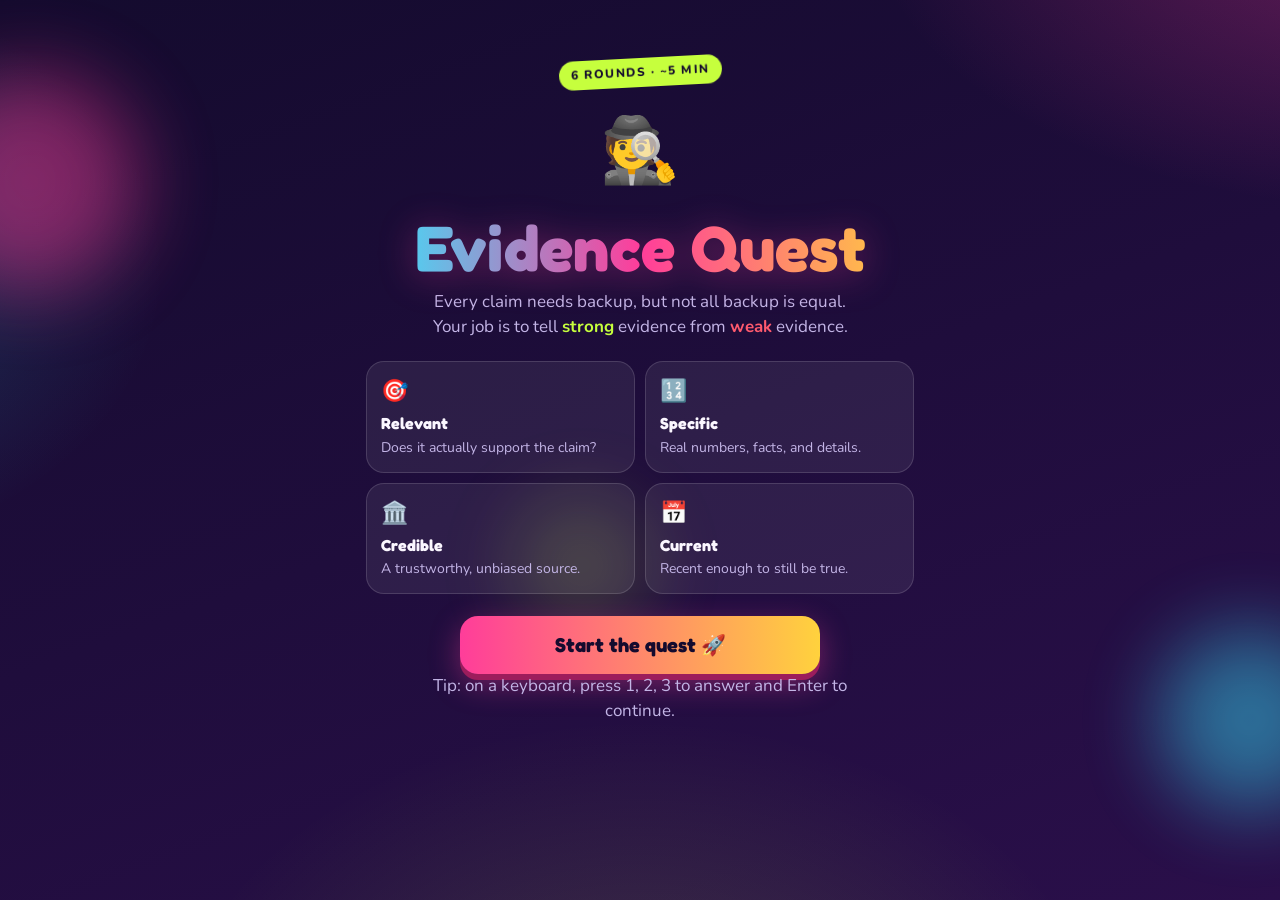
<file: evidence-quest.html>
<!DOCTYPE html>
<html lang="en">
<head>
<meta charset="UTF-8" />
<meta name="viewport" content="width=device-width, initial-scale=1, viewport-fit=cover" />
<meta name="theme-color" content="#140b2e" />
<title>Evidence Quest</title>
<link rel="preconnect" href="https://fonts.googleapis.com" />
<link rel="preconnect" href="https://fonts.gstatic.com" crossorigin />
<link href="https://fonts.googleapis.com/css2?family=Fredoka:wght@500;600;700&family=Nunito:wght@500;700;800&display=swap" rel="stylesheet" />
<style>
  :root {
    --bg1: #140b2e;
    --bg2: #2a0f4a;
    --card: rgba(255, 255, 255, 0.07);
    --card-solid: #221544;
    --line: rgba(255, 255, 255, 0.14);
    --text: #fbf7ff;
    --muted: #c3b5e6;
    --pink: #ff3d9a;
    --lime: #c6ff3d;
    --cyan: #34e7ff;
    --gold: #ffd23d;
    --good: #37f5a0;
    --bad: #ff5a6e;
    --radius: 22px;
    --shadow: 0 10px 30px rgba(0, 0, 0, 0.35);
    --font-display: "Fredoka", ui-rounded, "SF Pro Rounded", system-ui, sans-serif;
    --font-body: "Nunito", system-ui, -apple-system, "Segoe UI", sans-serif;
  }

  * { box-sizing: border-box; -webkit-tap-highlight-color: transparent; }

  html, body { margin: 0; min-height: 100%; }

  body {
    background: var(--bg1);
    background-image:
      radial-gradient(900px 500px at 110% -10%, rgba(255, 61, 154, 0.35), transparent 60%),
      radial-gradient(700px 500px at -20% 30%, rgba(52, 231, 255, 0.22), transparent 60%),
      radial-gradient(800px 600px at 50% 120%, rgba(198, 255, 61, 0.16), transparent 60%),
      linear-gradient(160deg, var(--bg1), var(--bg2));
    background-attachment: fixed;
    color: var(--text);
    font-family: var(--font-body);
    line-height: 1.45;
    overflow-x: hidden;
  }

  /* floating blobs */
  .blob {
    position: fixed; z-index: 0; border-radius: 50%;
    filter: blur(40px); opacity: .45; pointer-events: none;
    animation: float 14s ease-in-out infinite;
  }
  .blob.b1 { width: 220px; height: 220px; background: var(--pink); top: 8%; left: -80px; }
  .blob.b2 { width: 180px; height: 180px; background: var(--cyan); bottom: 10%; right: -60px; animation-delay: -5s; }
  .blob.b3 { width: 140px; height: 140px; background: var(--lime); top: 55%; left: 40%; opacity: .18; animation-delay: -9s; }
  @keyframes float {
    0%, 100% { transform: translate(0, 0) scale(1); }
    50% { transform: translate(30px, -40px) scale(1.12); }
  }

  .app {
    position: relative; z-index: 1;
    max-width: 580px; margin: 0 auto;
    padding: calc(14px + env(safe-area-inset-top)) 16px calc(120px + env(safe-area-inset-bottom));
    min-height: 100vh; min-height: 100dvh;
  }

  h1, h2, h3, .display { font-family: var(--font-display); letter-spacing: .2px; margin: 0; }

  /* ---------- HUD ---------- */
  .hud {
    position: sticky; top: 0; z-index: 5;
    margin: 0 -16px; padding: 10px 16px 12px;
    background: linear-gradient(to bottom, rgba(20, 11, 46, .92) 70%, rgba(20, 11, 46, 0));
    backdrop-filter: blur(8px);
    -webkit-backdrop-filter: blur(8px);
  }
  .hud-row { display: flex; align-items: center; gap: 10px; }
  .chip {
    display: inline-flex; align-items: center; gap: 6px;
    padding: 7px 12px; border-radius: 999px;
    background: var(--card); border: 1px solid var(--line);
    font-weight: 800; font-size: 14px; white-space: nowrap;
  }
  .chip .num { font-family: var(--font-display); font-size: 16px; }
  .chip.streak.hot { border-color: var(--gold); box-shadow: 0 0 18px rgba(255, 210, 61, .45); }
  .chip.bump { animation: bump .45s cubic-bezier(.3, 1.8, .5, 1); }
  @keyframes bump { 40% { transform: scale(1.25); } }
  .spacer { flex: 1; }

  .progress {
    margin-top: 10px; height: 12px; border-radius: 99px;
    background: rgba(255, 255, 255, .08); overflow: hidden;
    border: 1px solid var(--line);
  }
  .progress > span {
    display: block; height: 100%; width: 0%;
    background: linear-gradient(90deg, var(--cyan), var(--pink), var(--lime));
    background-size: 200% 100%;
    animation: shimmer 3s linear infinite;
    border-radius: 99px;
    transition: width .6s cubic-bezier(.2, .9, .3, 1.2);
  }
  @keyframes shimmer { to { background-position: -200% 0; } }

  .dots { display: flex; gap: 6px; margin-top: 10px; justify-content: center; }
  .dot {
    width: 28px; height: 8px; border-radius: 99px;
    background: rgba(255, 255, 255, .14); transition: all .3s;
  }
  .dot.current { background: var(--cyan); box-shadow: 0 0 12px var(--cyan); width: 40px; }
  .dot.right { background: var(--good); }
  .dot.wrong { background: var(--bad); }

  /* ---------- Screens ---------- */
  .screen { display: none; }
  .screen.active { display: block; animation: pop-in .5s cubic-bezier(.2, .9, .3, 1.2); }
  @keyframes pop-in { from { opacity: 0; transform: translateY(18px) scale(.98); } }

  .card {
    background: var(--card); border: 1px solid var(--line);
    border-radius: var(--radius); padding: 20px; box-shadow: var(--shadow);
  }

  /* intro */
  .hero { text-align: center; padding-top: 28px; }
  .hero .badge {
    display: inline-block; font-weight: 800; font-size: 12px; letter-spacing: 1.5px;
    text-transform: uppercase; color: var(--bg1); background: var(--lime);
    padding: 6px 12px; border-radius: 99px; transform: rotate(-3deg);
  }
  .hero h1 {
    font-size: clamp(40px, 12vw, 64px); line-height: 1; margin: 18px 0 10px;
    background: linear-gradient(90deg, var(--cyan), var(--pink) 50%, var(--gold));
    -webkit-background-clip: text; background-clip: text; color: transparent;
    filter: drop-shadow(0 4px 18px rgba(255, 61, 154, .35));
  }
  .hero .emoji { font-size: 64px; display: inline-block; animation: wobble 2.4s ease-in-out infinite; }
  @keyframes wobble { 0%, 100% { transform: rotate(-8deg); } 50% { transform: rotate(8deg) scale(1.06); } }
  .hero p { color: var(--muted); font-size: 17px; margin: 0 auto 22px; max-width: 420px; }

  .toolkit { display: grid; grid-template-columns: 1fr 1fr; gap: 10px; text-align: left; margin: 22px 0; }
  .tool {
    padding: 14px; border-radius: 18px; background: var(--card); border: 1px solid var(--line);
    font-size: 14px; color: var(--muted);
  }
  .tool b { display: block; color: var(--text); font-family: var(--font-display); font-size: 16px; margin: 4px 0 2px; }
  .tool .ico { font-size: 22px; }

  /* question */
  .q-meta { display: flex; align-items: center; gap: 8px; margin: 10px 0 12px; }
  .q-type {
    font-size: 12px; font-weight: 800; letter-spacing: 1.2px; text-transform: uppercase;
    padding: 5px 10px; border-radius: 99px; color: var(--bg1); background: var(--cyan);
  }
  .q-type.verdict { background: var(--gold); }
  .q-num { color: var(--muted); font-weight: 700; font-size: 14px; }

  .claim {
    position: relative; overflow: hidden;
    background: linear-gradient(135deg, rgba(255, 61, 154, .22), rgba(52, 231, 255, .14));
    border: 1px solid rgba(255, 61, 154, .45);
  }
  .claim .label { font-size: 12px; font-weight: 800; letter-spacing: 1.4px; text-transform: uppercase; color: var(--pink); }
  .claim h2 { font-size: clamp(21px, 5.6vw, 26px); line-height: 1.2; margin-top: 6px; }
  .claim::after {
    content: "“"; position: absolute; right: 10px; top: -30px;
    font-family: Georgia, serif; font-size: 150px; color: rgba(255, 255, 255, .07);
  }

  .prompt { margin: 18px 4px 10px; font-weight: 800; font-size: 16px; }

  .evidence-quote {
    margin-top: 12px; padding: 16px 18px; border-radius: 18px;
    background: rgba(0, 0, 0, .22); border-left: 5px solid var(--gold);
    font-size: 17px; font-weight: 700;
  }

  .options { display: grid; gap: 12px; }
  .opt {
    position: relative; width: 100%; text-align: left;
    display: flex; gap: 12px; align-items: flex-start;
    padding: 16px; min-height: 64px;
    border-radius: 18px; border: 2px solid var(--line);
    background: var(--card-solid); color: var(--text);
    font: inherit; font-size: 16px; font-weight: 700; cursor: pointer;
    box-shadow: 0 5px 0 rgba(0, 0, 0, .35);
    transition: transform .15s, border-color .2s, box-shadow .15s, background .2s, opacity .3s;
  }
  .opt:hover:not(:disabled) { border-color: var(--cyan); transform: translateY(-2px); box-shadow: 0 7px 0 rgba(0, 0, 0, .35), 0 0 22px rgba(52, 231, 255, .25); }
  .opt:active:not(:disabled) { transform: translateY(3px); box-shadow: 0 2px 0 rgba(0, 0, 0, .35); }
  .opt:focus-visible { outline: 3px solid var(--lime); outline-offset: 3px; }
  .opt .key {
    flex: none; width: 32px; height: 32px; border-radius: 10px;
    display: grid; place-items: center;
    background: rgba(255, 255, 255, .1); font-family: var(--font-display); font-size: 16px;
  }
  .opt .txt { flex: 1; padding-top: 4px; }
  .opt:disabled { cursor: default; }
  .opt.dim { opacity: .45; }
  .opt.correct { border-color: var(--good); background: rgba(55, 245, 160, .14); box-shadow: 0 0 0 4px rgba(55, 245, 160, .18), 0 5px 0 rgba(0, 0, 0, .35); opacity: 1; }
  .opt.correct .key { background: var(--good); color: var(--bg1); }
  .opt.incorrect { border-color: var(--bad); background: rgba(255, 90, 110, .14); opacity: 1; }
  .opt.incorrect .key { background: var(--bad); color: var(--bg1); }
  .opt .why { display: none; font-weight: 600; font-size: 14px; color: var(--muted); margin-top: 6px; }
  .opt.reveal .why { display: block; animation: pop-in .35s ease-out; }

  .verdict-row { display: grid; grid-template-columns: 1fr 1fr; gap: 12px; }
  .verdict-row .opt { flex-direction: column; align-items: center; text-align: center; font-family: var(--font-display); font-size: 22px; padding: 18px 10px; }
  .verdict-row .opt .big { font-size: 38px; line-height: 1; }
  .verdict-row .opt .why { text-align: left; font-family: var(--font-body); }

  .shake { animation: shake .45s; }
  @keyframes shake {
    20% { transform: translateX(-9px) rotate(-1deg); }
    40% { transform: translateX(8px) rotate(1deg); }
    60% { transform: translateX(-5px); }
    80% { transform: translateX(4px); }
  }

  /* feedback */
  .feedback { margin-top: 16px; display: none; }
  .feedback.show { display: block; animation: pop-in .45s cubic-bezier(.2, .9, .3, 1.3); }
  .feedback .card { border-width: 2px; }
  .feedback.good .card { border-color: var(--good); background: linear-gradient(135deg, rgba(55, 245, 160, .16), rgba(52, 231, 255, .08)); }
  .feedback.bad .card { border-color: var(--bad); background: linear-gradient(135deg, rgba(255, 90, 110, .16), rgba(255, 61, 154, .08)); }
  .fb-head { display: flex; align-items: center; gap: 10px; }
  .fb-head .em { font-size: 34px; }
  .fb-head h3 { font-size: 22px; }
  .fb-body { margin: 10px 0 0; color: var(--text); font-size: 16px; }
  .tags { display: flex; flex-wrap: wrap; gap: 8px; margin-top: 14px; }
  .tag {
    font-size: 13px; font-weight: 800; padding: 6px 10px; border-radius: 99px;
    border: 1px solid var(--line); background: rgba(0, 0, 0, .2);
    opacity: 0; animation: tag-in .4s forwards;
  }
  .tag.yes { color: var(--good); border-color: rgba(55, 245, 160, .5); }
  .tag.no { color: var(--bad); border-color: rgba(255, 90, 110, .5); text-decoration: line-through; text-decoration-thickness: 2px; }
  @keyframes tag-in { from { opacity: 0; transform: scale(.6); } to { opacity: 1; transform: none; } }
  .points-float {
    position: fixed; z-index: 30; pointer-events: none;
    font-family: var(--font-display); font-size: 30px; color: var(--lime);
    text-shadow: 0 0 16px rgba(198, 255, 61, .8);
    animation: float-up 1.1s ease-out forwards;
  }
  @keyframes float-up { from { opacity: 1; transform: translate(-50%, 0) scale(.8); } to { opacity: 0; transform: translate(-50%, -90px) scale(1.3); } }

  /* bottom bar */
  .bottom {
    position: fixed; left: 0; right: 0; bottom: 0; z-index: 10;
    padding: 14px 16px calc(14px + env(safe-area-inset-bottom));
    background: linear-gradient(to top, rgba(20, 11, 46, .96) 60%, rgba(20, 11, 46, 0));
    display: flex; justify-content: center;
    transform: translateY(110%); visibility: hidden;
    transition: transform .35s cubic-bezier(.2, .9, .3, 1.2), visibility 0s .35s;
  }
  .bottom.show { transform: none; visibility: visible; transition: transform .35s cubic-bezier(.2, .9, .3, 1.2); }
  .btn {
    width: 100%; max-width: 548px; border: 0; cursor: pointer;
    font-family: var(--font-display); font-size: 20px; font-weight: 700;
    padding: 17px 22px; border-radius: 18px; color: var(--bg1);
    background: linear-gradient(90deg, var(--lime), var(--cyan));
    box-shadow: 0 6px 0 #1a7f8f, 0 10px 30px rgba(52, 231, 255, .35);
    transition: transform .12s, box-shadow .12s;
  }
  .btn:active { transform: translateY(4px); box-shadow: 0 2px 0 #1a7f8f; }
  .btn:focus-visible { outline: 3px solid var(--pink); outline-offset: 3px; }
  .btn.pink { background: linear-gradient(90deg, var(--pink), var(--gold)); box-shadow: 0 6px 0 #9c1d5c, 0 10px 30px rgba(255, 61, 154, .4); }
  .btn.pink:active { box-shadow: 0 2px 0 #9c1d5c; }
  .btn.ghost {
    background: transparent; color: var(--text); border: 2px solid var(--line); box-shadow: none; font-size: 17px;
  }
  .hero .btn { max-width: 360px; }
  .hint { color: var(--muted); font-size: 13px; margin-top: 12px; text-align: center; }

  /* results */
  .results { text-align: center; padding-top: 10px; }
  .ring-wrap { position: relative; width: 200px; height: 200px; margin: 10px auto 6px; }
  .ring-wrap svg { width: 100%; height: 100%; transform: rotate(-90deg); }
  .ring-bg { stroke: rgba(255, 255, 255, .1); }
  .ring-fg { stroke: url(#grad); stroke-linecap: round; transition: stroke-dashoffset 1.6s cubic-bezier(.2, .9, .3, 1); }
  .ring-label { position: absolute; inset: 0; display: grid; place-content: center; }
  .ring-label .score { font-family: var(--font-display); font-size: 58px; line-height: 1; }
  .ring-label .of { color: var(--muted); font-weight: 800; }
  .rank {
    display: inline-block; margin: 8px 0 6px; padding: 8px 16px; border-radius: 99px;
    background: linear-gradient(90deg, var(--pink), var(--gold)); color: var(--bg1);
    font-family: var(--font-display); font-size: 20px;
    animation: bump .6s .8s both;
  }
  .results > p { color: var(--muted); margin: 6px auto 18px; max-width: 420px; }
  .stats { display: grid; grid-template-columns: repeat(3, 1fr); gap: 10px; margin: 16px 0 22px; }
  .stat { padding: 12px 6px; border-radius: 16px; background: var(--card); border: 1px solid var(--line); }
  .stat .v { font-family: var(--font-display); font-size: 24px; }
  .stat .k { font-size: 12px; color: var(--muted); font-weight: 800; text-transform: uppercase; letter-spacing: 1px; }

  .review { text-align: left; display: grid; gap: 10px; margin-bottom: 22px; }
  .review h3 { font-size: 20px; margin: 4px 4px 4px; }
  details.rv {
    border-radius: 18px; background: var(--card); border: 1px solid var(--line); overflow: hidden;
  }
  details.rv[open] { border-color: rgba(52, 231, 255, .5); }
  details.rv summary {
    list-style: none; cursor: pointer; padding: 14px 16px;
    display: flex; gap: 12px; align-items: center; font-weight: 800;
  }
  details.rv summary::-webkit-details-marker { display: none; }
  details.rv summary .res { flex: none; width: 32px; height: 32px; border-radius: 10px; display: grid; place-items: center; font-size: 16px; }
  details.rv.ok summary .res { background: var(--good); color: var(--bg1); }
  details.rv.no summary .res { background: var(--bad); color: var(--bg1); }
  details.rv summary .s-txt { flex: 1; font-size: 15px; }
  details.rv summary .chev { transition: transform .25s; color: var(--muted); }
  details.rv[open] summary .chev { transform: rotate(180deg); }
  .rv-body { padding: 0 16px 16px; font-size: 15px; color: var(--muted); }
  .rv-body b { color: var(--text); }
  .rv-body .line { margin: 8px 0; }

  .footnote { color: var(--muted); font-size: 12px; text-align: center; margin-top: 18px; opacity: .8; }
  .stack { display: grid; gap: 12px; }

  #confetti { position: fixed; inset: 0; z-index: 40; pointer-events: none; }

  .sr { position: absolute; width: 1px; height: 1px; overflow: hidden; clip: rect(0 0 0 0); white-space: nowrap; }

  @media (min-width: 640px) {
    .app { padding-top: 30px; }
  }
  @media (max-width: 360px) {
    .toolkit { grid-template-columns: 1fr; }
    .verdict-row .opt { font-size: 18px; }
  }
  @media (prefers-reduced-motion: reduce) {
    *, *::before, *::after { animation-duration: .001s !important; animation-iteration-count: 1 !important; transition-duration: .001s !important; }
  }
</style>
</head>
<body>
<div class="blob b1"></div><div class="blob b2"></div><div class="blob b3"></div>
<canvas id="confetti" aria-hidden="true"></canvas>

<main class="app">
  <!-- INTRO -->
  <section class="screen active" id="intro" aria-labelledby="introTitle">
    <div class="hero">
      <span class="badge">6 rounds · ~5 min</span>
      <div style="margin-top:18px"><span class="emoji" aria-hidden="true">🕵️</span></div>
      <h1 id="introTitle">Evidence Quest</h1>
      <p>Every claim needs backup, but not all backup is equal. Your job is to tell <b style="color:var(--lime)">strong</b> evidence from <b style="color:var(--bad)">weak</b> evidence.</p>

      <div class="toolkit">
        <div class="tool"><span class="ico">🎯</span><b>Relevant</b>Does it actually support the claim?</div>
        <div class="tool"><span class="ico">🔢</span><b>Specific</b>Real numbers, facts, and details.</div>
        <div class="tool"><span class="ico">🏛️</span><b>Credible</b>A trustworthy, unbiased source.</div>
        <div class="tool"><span class="ico">📅</span><b>Current</b>Recent enough to still be true.</div>
      </div>

      <button class="btn pink" id="startBtn">Start the quest 🚀</button>
      <p class="hint">Tip: on a keyboard, press 1, 2, 3 to answer and Enter to continue.</p>
    </div>
  </section>

  <!-- QUIZ -->
  <section class="screen" id="quiz" aria-label="Question">
    <div class="hud">
      <div class="hud-row">
        <span class="chip" id="scoreChip" aria-label="Score">⭐ <span class="num" id="scoreNum">0</span></span>
        <span class="chip streak" id="streakChip" aria-label="Streak">🔥 <span class="num" id="streakNum">0</span></span>
        <span class="spacer"></span>
        <span class="chip"><span class="num" id="qCounter">1/6</span></span>
      </div>
      <div class="progress" aria-hidden="true"><span id="progressBar"></span></div>
      <div class="dots" id="dots" aria-hidden="true"></div>
    </div>

    <div id="qArea"></div>

    <div class="feedback" id="feedback" role="status" aria-live="polite"></div>
  </section>

  <!-- RESULTS -->
  <section class="screen" id="results" aria-labelledby="resTitle">
    <div class="results">
      <h2 id="resTitle" class="display" style="font-size:30px;margin-top:14px">Quest complete!</h2>
      <div class="ring-wrap">
        <svg viewBox="0 0 120 120" aria-hidden="true">
          <defs>
            <linearGradient id="grad" x1="0" y1="0" x2="1" y2="1">
              <stop offset="0%" stop-color="#34e7ff" />
              <stop offset="50%" stop-color="#ff3d9a" />
              <stop offset="100%" stop-color="#c6ff3d" />
            </linearGradient>
          </defs>
          <circle class="ring-bg" cx="60" cy="60" r="52" fill="none" stroke-width="12" />
          <circle class="ring-fg" id="ring" cx="60" cy="60" r="52" fill="none" stroke-width="12" />
        </svg>
        <div class="ring-label">
          <span class="score" id="finalScore">0</span>
          <span class="of">out of 6</span>
        </div>
      </div>
      <div class="rank" id="rank">Evidence Rookie</div>
      <p id="rankMsg"></p>

      <div class="stats">
        <div class="stat"><div class="v" id="stPoints">0</div><div class="k">Points</div></div>
        <div class="stat"><div class="v" id="stStreak">0</div><div class="k">Best streak</div></div>
        <div class="stat"><div class="v" id="stAcc">0%</div><div class="k">Accuracy</div></div>
      </div>

      <div class="review" id="review"></div>

      <div class="stack">
        <button class="btn pink" id="againBtn">Play again 🔁</button>
      </div>
      <p class="footnote">All claims, studies, and numbers here are made up for practice.</p>
    </div>
  </section>
</main>

<div class="bottom" id="bottomBar">
  <button class="btn" id="nextBtn">Next question →</button>
</div>

<script>
(() => {
  // Tags describe the four evidence checks: relevant, specific, credible, current.
  const T = {
    rel: "🎯 Relevant", spec: "🔢 Specific", cred: "🏛️ Credible", cur: "📅 Current",
  };

  const QUESTIONS = [
    {
      type: "pick",
      claim: "High schools should start class later in the morning.",
      prompt: "Which evidence supports this claim best?",
      options: [
        { text: "A sleep study of 9,000 students across 8 high schools found that after start times moved to 8:30 a.m., students slept about an hour more and tardiness dropped.",
          correct: true,
          why: "Large sample, specific numbers, and a direct link to the claim.",
          tags: { rel: 1, spec: 1, cred: 1, cur: 1 } },
        { text: "My cousin says he's always exhausted in first period.",
          why: "One person's experience (an anecdote) doesn't prove anything about all students.",
          tags: { rel: 1, spec: 0, cred: 0 } },
        { text: "Everyone knows teenagers love sleeping in.",
          why: "\"Everyone knows\" is a sweeping generalization with no proof behind it.",
          tags: { rel: 1, spec: 0, cred: 0 } },
      ],
      lesson: "Strong evidence comes from many people, not just one, and it gives measurable results.",
    },
    {
      type: "verdict",
      claim: "Our town needs a protected bike lane on Main Street.",
      evidence: "A city traffic survey counted about 1,200 cyclists a day on Main Street last month, and police reported 14 bike crashes there last year.",
      answer: "strong",
      why: "It comes from official sources (the city and the police), it's recent, and it gives specific numbers tied directly to Main Street.",
      tags: { rel: 1, spec: 1, cred: 1, cur: 1 },
      lesson: "Official data about the exact place or issue in the claim is hard to argue with.",
    },
    {
      type: "pick",
      claim: "Playing strategy video games can improve problem-solving skills.",
      prompt: "Which evidence is the strongest?",
      options: [
        { text: "A video game company's ad says its games \"make kids smarter.\"",
          why: "The company profits if you believe it. That's a biased source.",
          tags: { rel: 1, spec: 0, cred: 0 } },
        { text: "A peer-reviewed study of 200 students found that those who played strategy games for 6 weeks scored 12% higher on puzzle tests than those who didn't.",
          correct: true,
          why: "It's peer-reviewed, has a comparison group, and gives a measurable result.",
          tags: { rel: 1, spec: 1, cred: 1, cur: 1 } },
        { text: "I beat a really hard level last night, so games definitely made me a better thinker.",
          why: "One personal win isn't proof, and it doesn't show the game caused the improvement.",
          tags: { rel: 1, spec: 0, cred: 0 } },
      ],
      lesson: "Always ask who is behind the evidence and what they gain if you believe it.",
    },
    {
      type: "verdict",
      claim: "The school cafeteria food is unhealthy.",
      evidence: "The food looks gross and honestly tastes terrible.",
      answer: "weak",
      why: "\"Gross\" and \"terrible\" are opinions about taste, not facts about health. Nutrition facts like calories, sugar, or sodium would be strong evidence.",
      tags: { rel: 0, spec: 0, cred: 0 },
      lesson: "Opinions and feelings aren't evidence. Look for facts you can measure.",
    },
    {
      type: "pick",
      claim: "Reading for fun helps kids build a bigger vocabulary.",
      prompt: "Which evidence supports this claim best?",
      options: [
        { text: "A famous movie star said in an interview that reading changed her life.",
          why: "Being famous doesn't make someone an expert. This is an appeal to celebrity.",
          tags: { rel: 1, spec: 0, cred: 0 } },
        { text: "Books are awesome, so of course they help your vocabulary.",
          why: "This is circular reasoning: it just repeats the claim with no proof.",
          tags: { rel: 1, spec: 0, cred: 0 } },
        { text: "Researchers who followed 3,000 kids for 5 years found daily readers learned about 50% more new words than kids who rarely read.",
          correct: true,
          why: "Long-term research with lots of kids and a clear, measurable comparison.",
          tags: { rel: 1, spec: 1, cred: 1, cur: 1 } },
      ],
      lesson: "Research that follows many people over time beats famous opinions.",
    },
    {
      type: "pick",
      claim: "Our school's new recycling program is reducing waste.",
      prompt: "Pick the strongest evidence.",
      options: [
        { text: "A poll from 1998 showed most Americans like the idea of recycling.",
          why: "It's outdated, and liking recycling doesn't show that this program reduces waste.",
          tags: { rel: 0, spec: 1, cred: 1, cur: 0 } },
        { text: "Custodial staff records show trash went from 40 bags a week to 25 bags a week after the recycling bins were added this fall.",
          correct: true,
          why: "Recent, specific before-and-after numbers about this exact program.",
          tags: { rel: 1, spec: 1, cred: 1, cur: 1 } },
        { text: "The new recycling bins are bright blue and look really nice in the hallway.",
          why: "True, maybe, but how the bins look has nothing to do with reducing waste. It's irrelevant.",
          tags: { rel: 0, spec: 0 } },
      ],
      lesson: "Evidence must be relevant. A true fact that doesn't connect to the claim is still weak.",
    },
  ];

  // ---------- helpers ----------
  const $ = (s) => document.querySelector(s);
  const el = (tag, cls, html) => { const e = document.createElement(tag); if (cls) e.className = cls; if (html != null) e.innerHTML = html; return e; };
  const esc = (s) => s.replace(/[&<>"]/g, (c) => ({ "&": "&amp;", "<": "&lt;", ">": "&gt;", '"': "&quot;" }[c]));
  const shuffle = (a) => { a = a.slice(); for (let i = a.length - 1; i > 0; i--) { const j = Math.floor(Math.random() * (i + 1)); [a[i], a[j]] = [a[j], a[i]]; } return a; };
  const buzz = (p) => { try { navigator.vibrate && navigator.vibrate(p); } catch (_) {} };
  const reduceMotion = window.matchMedia("(prefers-reduced-motion: reduce)").matches;

  const screens = { intro: $("#intro"), quiz: $("#quiz"), results: $("#results") };
  const bottomBar = $("#bottomBar");
  const nextBtn = $("#nextBtn");

  let state;

  function show(name) {
    Object.values(screens).forEach((s) => s.classList.remove("active"));
    screens[name].classList.add("active");
    window.scrollTo({ top: 0, behavior: reduceMotion ? "auto" : "smooth" });
  }

  function bump(node) { node.classList.remove("bump"); void node.offsetWidth; node.classList.add("bump"); }

  function renderTags(tags) {
    return Object.keys(T)
      .filter((k) => k in tags)
      .map((k, i) => `<span class="tag ${tags[k] ? "yes" : "no"}" style="animation-delay:${0.15 + i * 0.1}s">${T[k]}</span>`)
      .join("");
  }

  // ---------- game flow ----------
  function start() {
    state = {
      i: 0, score: 0, points: 0, streak: 0, best: 0,
      results: [],
      order: QUESTIONS.map((q) => (q.type === "pick" ? shuffle(q.options) : null)),
    };
    $("#scoreNum").textContent = "0";
    $("#streakNum").textContent = "0";
    $("#streakChip").classList.remove("hot");
    const dots = $("#dots"); dots.innerHTML = "";
    QUESTIONS.forEach(() => dots.appendChild(el("span", "dot")));
    show("quiz");
    renderQuestion();
  }

  function renderQuestion() {
    const q = QUESTIONS[state.i];
    const n = QUESTIONS.length;
    $("#qCounter").textContent = `${state.i + 1}/${n}`;
    $("#progressBar").style.width = `${(state.i / n) * 100}%`;
    [...$("#dots").children].forEach((d, k) => d.classList.toggle("current", k === state.i));

    const fb = $("#feedback"); fb.className = "feedback"; fb.innerHTML = "";
    bottomBar.classList.remove("show");

    const area = $("#qArea"); area.innerHTML = "";
    const meta = el("div", "q-meta");
    meta.appendChild(el("span", "q-type" + (q.type === "verdict" ? " verdict" : ""), q.type === "verdict" ? "⚖️ Strong or weak?" : "🔍 Pick the strongest"));
    meta.appendChild(el("span", "q-num", `Round ${state.i + 1}`));
    area.appendChild(meta);

    const claim = el("div", "card claim");
    claim.innerHTML = `<div class="label">The claim</div><h2>${esc(q.claim)}</h2>`;
    area.appendChild(claim);

    if (q.type === "pick") {
      area.appendChild(el("div", "prompt", esc(q.prompt)));
      const list = el("div", "options");
      state.order[state.i].forEach((opt, k) => {
        const b = el("button", "opt");
        b.type = "button";
        b.innerHTML = `<span class="key">${k + 1}</span><span class="txt">${esc(opt.text)}<span class="why">${esc(opt.why)}</span></span>`;
        b.addEventListener("click", () => answerPick(k, b));
        list.appendChild(b);
      });
      area.appendChild(list);
    } else {
      area.appendChild(el("div", "prompt", "Is this evidence strong or weak?"));
      area.appendChild(el("div", "evidence-quote", esc(q.evidence)));
      const row = el("div", "verdict-row");
      row.style.marginTop = "14px";
      [["strong", "💪", "Strong"], ["weak", "🥴", "Weak"]].forEach(([val, emo, label], k) => {
        const b = el("button", "opt");
        b.type = "button";
        b.dataset.val = val;
        b.innerHTML = `<span class="big" aria-hidden="true">${emo}</span><span>${label}</span><span class="sr"> (press ${k + 1})</span>`;
        b.addEventListener("click", () => answerVerdict(val, b));
        row.appendChild(b);
      });
      area.appendChild(row);
    }
  }

  function lockButtons() { document.querySelectorAll("#qArea .opt").forEach((b) => (b.disabled = true)); }

  function answerPick(k, btn) {
    if (state.locked) return;
    state.locked = true;
    const q = QUESTIONS[state.i];
    const opts = state.order[state.i];
    const chosen = opts[k];
    const correctOpt = opts.find((o) => o.correct);
    const buttons = [...document.querySelectorAll("#qArea .opt")];
    lockButtons();
    buttons.forEach((b, j) => {
      b.classList.add("reveal");
      if (opts[j].correct) b.classList.add("correct");
      else if (j === k) b.classList.add("incorrect");
      else b.classList.add("dim");
    });
    const ok = !!chosen.correct;
    finish(ok, btn, {
      title: ok ? pick(["Nailed it!", "Sharp eye!", "Detective mode!", "Boom, correct!"]) : "Not quite!",
      body: ok ? correctOpt.why : `You picked weak evidence. ${chosen.why} The strongest option: ${correctOpt.why.charAt(0).toLowerCase() + correctOpt.why.slice(1)}`,
      tags: correctOpt.tags,
      lesson: q.lesson,
      chosenText: chosen.text,
      correctText: correctOpt.text,
      chosenWhy: ok ? "" : chosen.why,
      reviewWhy: correctOpt.why,
    });
  }

  function answerVerdict(val, btn) {
    if (state.locked) return;
    state.locked = true;
    const q = QUESTIONS[state.i];
    const ok = val === q.answer;
    lockButtons();
    document.querySelectorAll("#qArea .opt").forEach((b) => {
      if (b.dataset.val === q.answer) b.classList.add("correct");
      else if (b === btn) b.classList.add("incorrect");
      else b.classList.add("dim");
    });
    finish(ok, btn, {
      title: ok ? pick(["You got it!", "Spot on!", "Evidence expert!"]) : "Oops, not this time!",
      body: `This evidence is <b>${q.answer.toUpperCase()}</b>. ${esc(q.why)}`,
      bodyIsHtml: true,
      tags: q.tags,
      lesson: q.lesson,
      reviewWhy: q.why,
      chosenText: val === "strong" ? "Strong" : "Weak",
      correctText: q.answer === "strong" ? "Strong" : "Weak",
    });
  }

  function pick(a) { return a[Math.floor(Math.random() * a.length)]; }

  function finish(ok, btn, info) {
    const q = QUESTIONS[state.i];
    let gained = 0;
    if (ok) {
      state.score++;
      state.streak++;
      state.best = Math.max(state.best, state.streak);
      gained = 100 + (state.streak - 1) * 25;
      state.points += gained;
      buzz(30);
      burst(btn);
      floatPoints(btn, `+${gained}`);
    } else {
      state.streak = 0;
      buzz([60, 40, 60]);
      const target = btn.closest(".options, .verdict-row") || btn;
      target.classList.remove("shake"); void target.offsetWidth; target.classList.add("shake");
    }

    $("#scoreNum").textContent = state.points;
    $("#streakNum").textContent = state.streak;
    bump($("#scoreChip"));
    if (ok) bump($("#streakChip"));
    $("#streakChip").classList.toggle("hot", state.streak >= 2);

    const dot = $("#dots").children[state.i];
    dot.classList.remove("current");
    dot.classList.add(ok ? "right" : "wrong");
    $("#progressBar").style.width = `${((state.i + 1) / QUESTIONS.length) * 100}%`;

    state.results.push({ ok, claim: q.claim, lesson: info.lesson, chosen: info.chosenText, correct: info.correctText, why: info.reviewWhy, chosenWhy: info.chosenWhy || "", type: q.type });

    const fb = $("#feedback");
    fb.className = "feedback show " + (ok ? "good" : "bad");
    const streakNote = ok && state.streak >= 2 ? ` <span style="color:var(--gold)">🔥 ${state.streak} in a row!</span>` : "";
    fb.innerHTML = `
      <div class="card">
        <div class="fb-head"><span class="em" aria-hidden="true">${ok ? "🎉" : "🤔"}</span><h3>${info.title}${streakNote}</h3></div>
        <p class="fb-body">${info.bodyIsHtml ? info.body : esc(info.body)}</p>
        <div class="tags" aria-label="Evidence checklist">${renderTags(info.tags)}</div>
        <p class="fb-body" style="color:var(--muted);font-size:14px;margin-top:12px">💡 ${esc(info.lesson)}</p>
      </div>`;

    const last = state.i === QUESTIONS.length - 1;
    nextBtn.textContent = last ? "See my score 🏆" : "Next question →";
    bottomBar.classList.add("show");
    setTimeout(() => {
      fb.scrollIntoView({ behavior: reduceMotion ? "auto" : "smooth", block: "nearest" });
      nextBtn.focus({ preventScroll: true });
    }, 250);
  }

  function next() {
    if (!state || !state.locked) return;
    state.locked = false;
    if (state.i < QUESTIONS.length - 1) {
      state.i++;
      renderQuestion();
      window.scrollTo({ top: 0, behavior: reduceMotion ? "auto" : "smooth" });
    } else {
      bottomBar.classList.remove("show");
      showResults();
    }
  }

  function showResults() {
    show("results");
    const n = QUESTIONS.length;
    const s = state.score;
    const ring = $("#ring");
    const C = 2 * Math.PI * 52;
    ring.style.strokeDasharray = C;
    ring.style.strokeDashoffset = C;
    requestAnimationFrame(() => requestAnimationFrame(() => { ring.style.strokeDashoffset = C * (1 - s / n); }));
    countUp($("#finalScore"), s, 1200);
    countUp($("#stPoints"), state.points, 1200);
    $("#stStreak").textContent = state.best;
    $("#stAcc").textContent = Math.round((s / n) * 100) + "%";

    const ranks = [
      [6, "🏆 Evidence Legend", "Perfect score! You can spot weak evidence from a mile away."],
      [5, "🕵️ Master Detective", "So close to perfect. Your evidence radar is seriously strong."],
      [4, "🔎 Sharp Investigator", "Solid work! Review the misses below to level up even more."],
      [2, "🧩 Clue Collector", "You're getting there. Check the four evidence checks and try again!"],
      [0, "🌱 Evidence Rookie", "Every detective starts somewhere. Read the explanations below, then give it another go!"],
    ];
    const [, title, msg] = ranks.find(([min]) => s >= min);
    $("#rank").textContent = title;
    $("#rankMsg").textContent = msg;

    const rv = $("#review");
    rv.innerHTML = "<h3>Round by round</h3>";
    state.results.forEach((r, k) => {
      const d = el("details", "rv " + (r.ok ? "ok" : "no"));
      d.innerHTML = `
        <summary>
          <span class="res" aria-hidden="true">${r.ok ? "✓" : "✗"}</span>
          <span class="s-txt">${k + 1}. ${esc(r.claim)}<span class="sr">, ${r.ok ? "correct" : "incorrect"}</span></span>
          <span class="chev" aria-hidden="true">▾</span>
        </summary>
        <div class="rv-body">
          ${r.ok ? "" : `<div class="line">❌ <b>Your answer:</b> ${esc(r.chosen)}${r.chosenWhy ? ` <i>(${esc(r.chosenWhy)})</i>` : ""}</div>`}
          <div class="line">✅ <b>${r.type === "verdict" ? "Answer" : "Strongest evidence"}:</b> ${esc(r.correct)}</div>
          <div class="line">🧠 <b>Why:</b> ${esc(r.why)}</div>
          <div class="line">💡 ${esc(r.lesson)}</div>
        </div>`;
      if (!r.ok) d.open = true;
      rv.appendChild(d);
    });

    if (s >= 4) setTimeout(() => celebrate(s === n ? 260 : 140), 500);
  }

  function countUp(node, to, ms) {
    if (reduceMotion) { node.textContent = to; return; }
    const t0 = performance.now();
    const tick = (t) => {
      const p = Math.min(1, (t - t0) / ms);
      node.textContent = Math.round(to * (1 - Math.pow(1 - p, 3)));
      if (p < 1) requestAnimationFrame(tick);
    };
    requestAnimationFrame(tick);
  }

  function floatPoints(anchor, text) {
    const r = anchor.getBoundingClientRect();
    const f = el("div", "points-float", text);
    f.style.left = r.left + r.width / 2 + "px";
    f.style.top = r.top + "px";
    document.body.appendChild(f);
    setTimeout(() => f.remove(), 1200);
  }

  // ---------- confetti ----------
  const canvas = $("#confetti");
  const ctx = canvas.getContext("2d");
  let parts = [];
  let raf = null;
  const COLORS = ["#ff3d9a", "#34e7ff", "#c6ff3d", "#ffd23d", "#ffffff", "#a86bff"];

  function resize() {
    const dpr = Math.min(window.devicePixelRatio || 1, 2);
    canvas.width = innerWidth * dpr; canvas.height = innerHeight * dpr;
    canvas.style.width = innerWidth + "px"; canvas.style.height = innerHeight + "px";
    ctx.setTransform(dpr, 0, 0, dpr, 0, 0);
  }
  resize();
  addEventListener("resize", resize);

  function spawn(x, y, count, spread, power) {
    if (reduceMotion) return;
    for (let i = 0; i < count; i++) {
      const a = -Math.PI / 2 + (Math.random() - 0.5) * spread;
      const v = power * (0.5 + Math.random());
      parts.push({
        x, y, vx: Math.cos(a) * v, vy: Math.sin(a) * v,
        w: 6 + Math.random() * 6, h: 8 + Math.random() * 8,
        r: Math.random() * Math.PI, vr: (Math.random() - 0.5) * 0.3,
        c: COLORS[(Math.random() * COLORS.length) | 0], life: 0,
        shape: Math.random() < 0.3 ? "circle" : "rect",
      });
    }
    if (!raf) raf = requestAnimationFrame(loop);
  }

  function loop() {
    ctx.clearRect(0, 0, innerWidth, innerHeight);
    parts = parts.filter((p) => p.life < 180 && p.y < innerHeight + 40);
    for (const p of parts) {
      p.life++; p.vy += 0.25; p.vx *= 0.99; p.x += p.vx; p.y += p.vy; p.r += p.vr;
      ctx.save();
      ctx.globalAlpha = Math.max(0, 1 - p.life / 180);
      ctx.translate(p.x, p.y); ctx.rotate(p.r); ctx.fillStyle = p.c;
      if (p.shape === "circle") { ctx.beginPath(); ctx.arc(0, 0, p.w / 2, 0, Math.PI * 2); ctx.fill(); }
      else ctx.fillRect(-p.w / 2, -p.h / 2, p.w, p.h * Math.abs(Math.cos(p.r)));
      ctx.restore();
    }
    raf = parts.length ? requestAnimationFrame(loop) : null;
    if (!raf) ctx.clearRect(0, 0, innerWidth, innerHeight);
  }

  function burst(node) {
    const r = node.getBoundingClientRect();
    spawn(r.left + r.width / 2, r.top + r.height / 2, 60, Math.PI * 1.1, 11);
  }

  function celebrate(total) {
    spawn(innerWidth * 0.15, innerHeight, total / 2, 0.9, 20);
    spawn(innerWidth * 0.85, innerHeight, total / 2, 0.9, 20);
  }

  // ---------- events ----------
  $("#startBtn").addEventListener("click", start);
  $("#againBtn").addEventListener("click", start);
  nextBtn.addEventListener("click", next);

  document.addEventListener("keydown", (e) => {
    if (!screens.quiz.classList.contains("active")) return;
    if (state && state.locked) {
      if (e.key === "Enter" && document.activeElement !== nextBtn) { e.preventDefault(); next(); }
      return;
    }
    const n = parseInt(e.key, 10);
    if (!isNaN(n)) {
      const btns = document.querySelectorAll("#qArea .opt");
      if (btns[n - 1]) btns[n - 1].click();
    }
  });
})();
</script>
</body>
</html>
</file>
